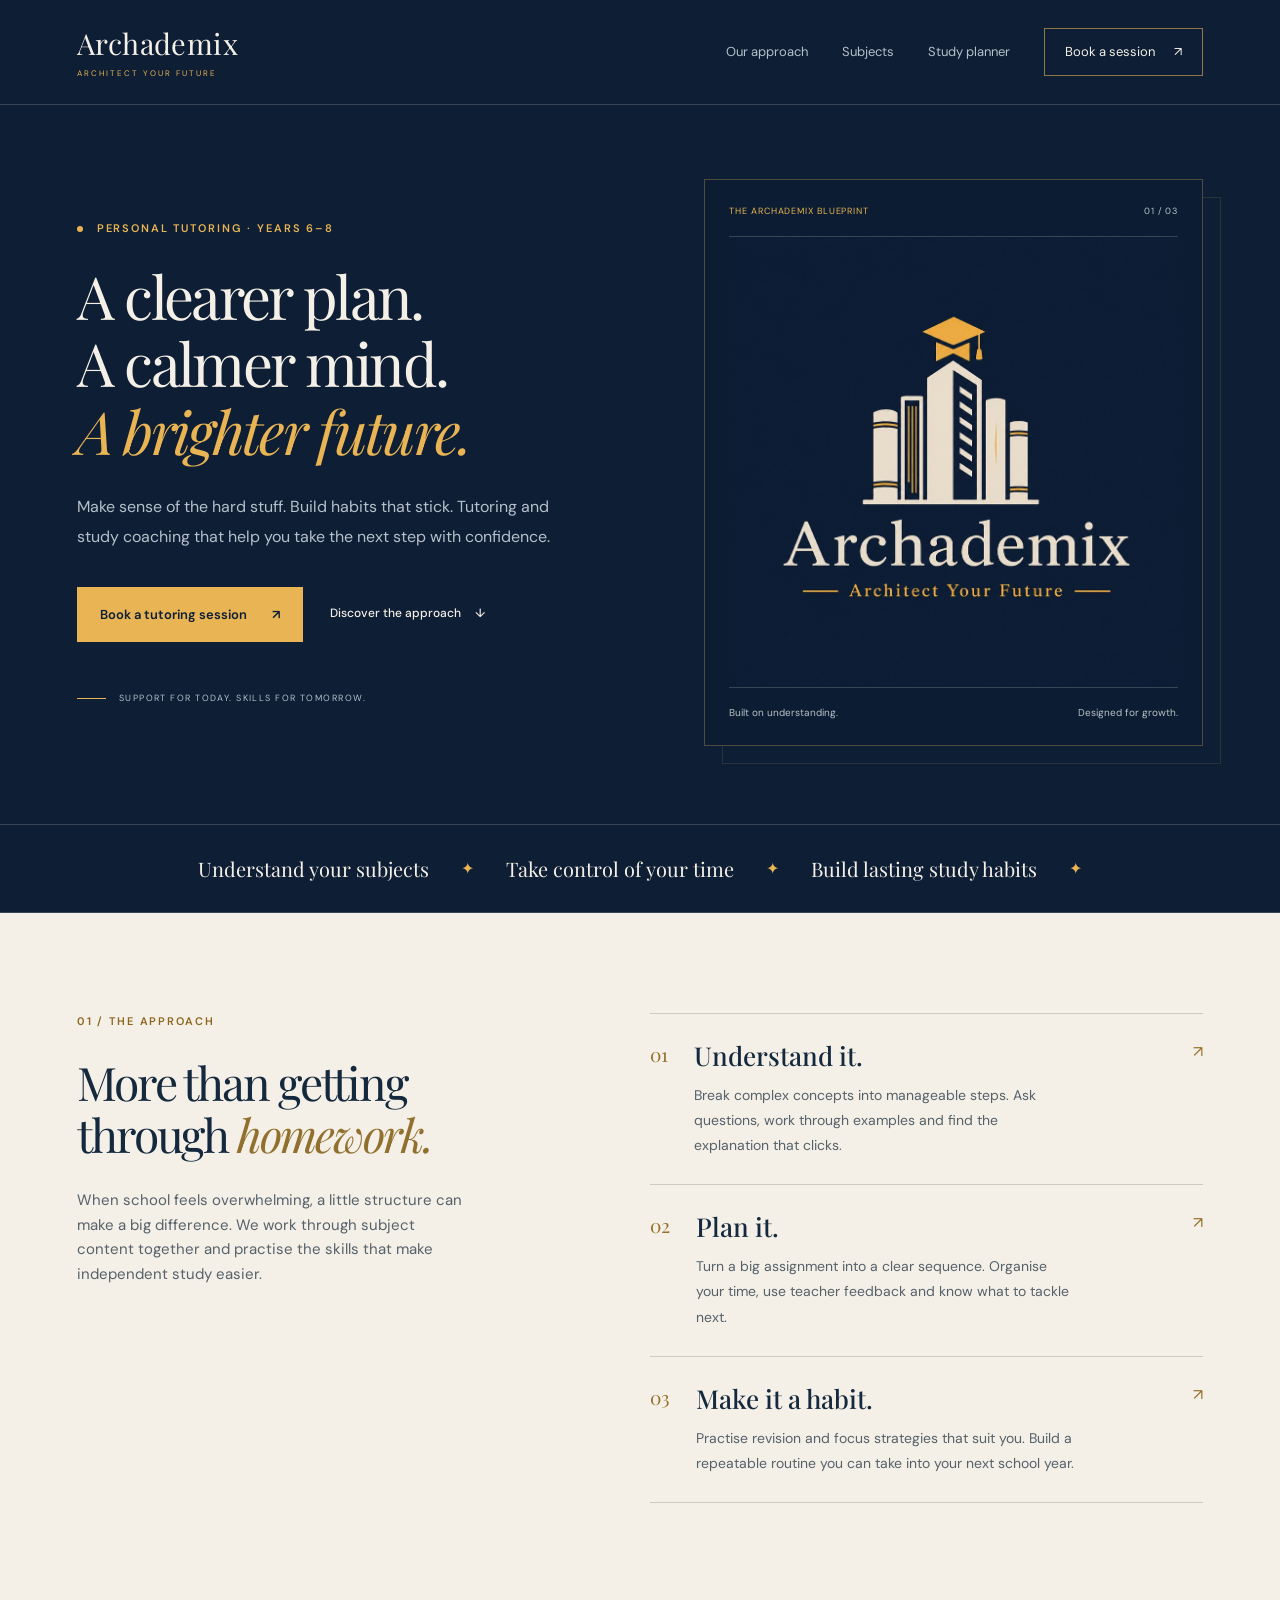
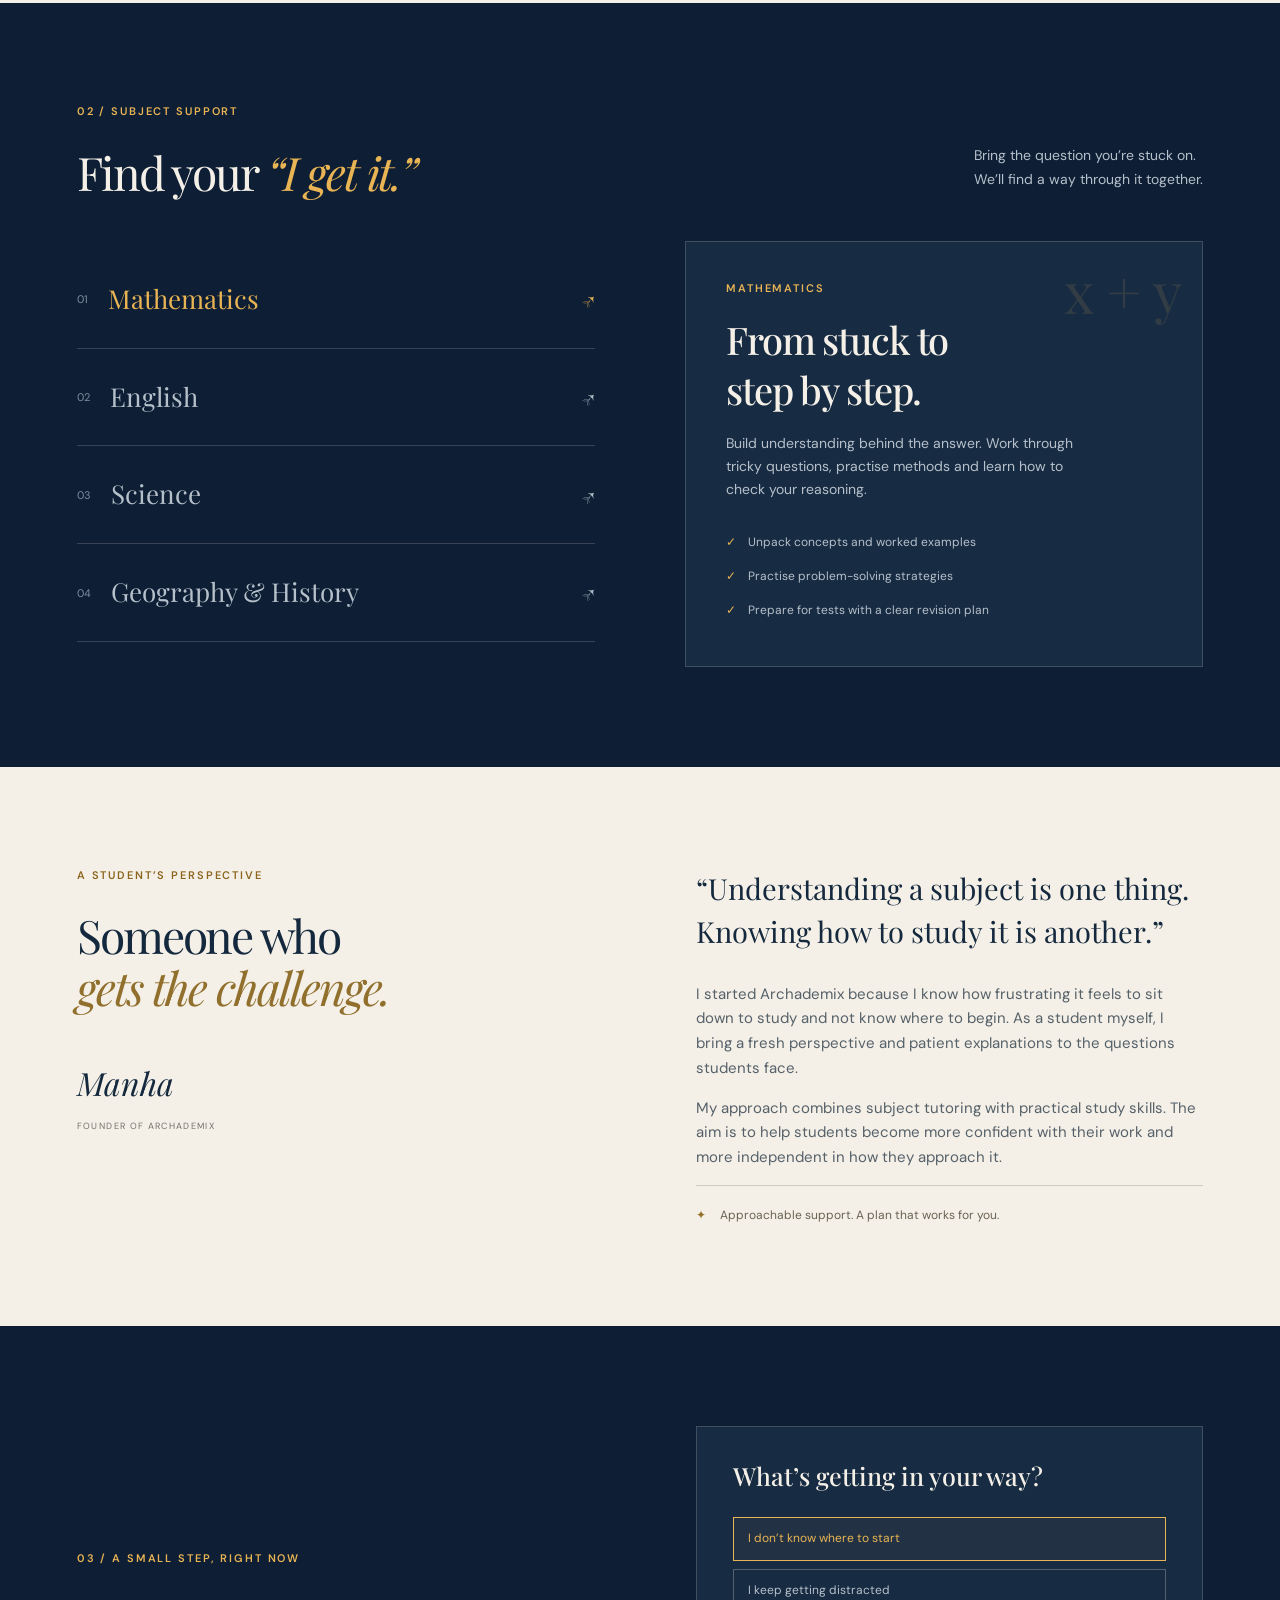
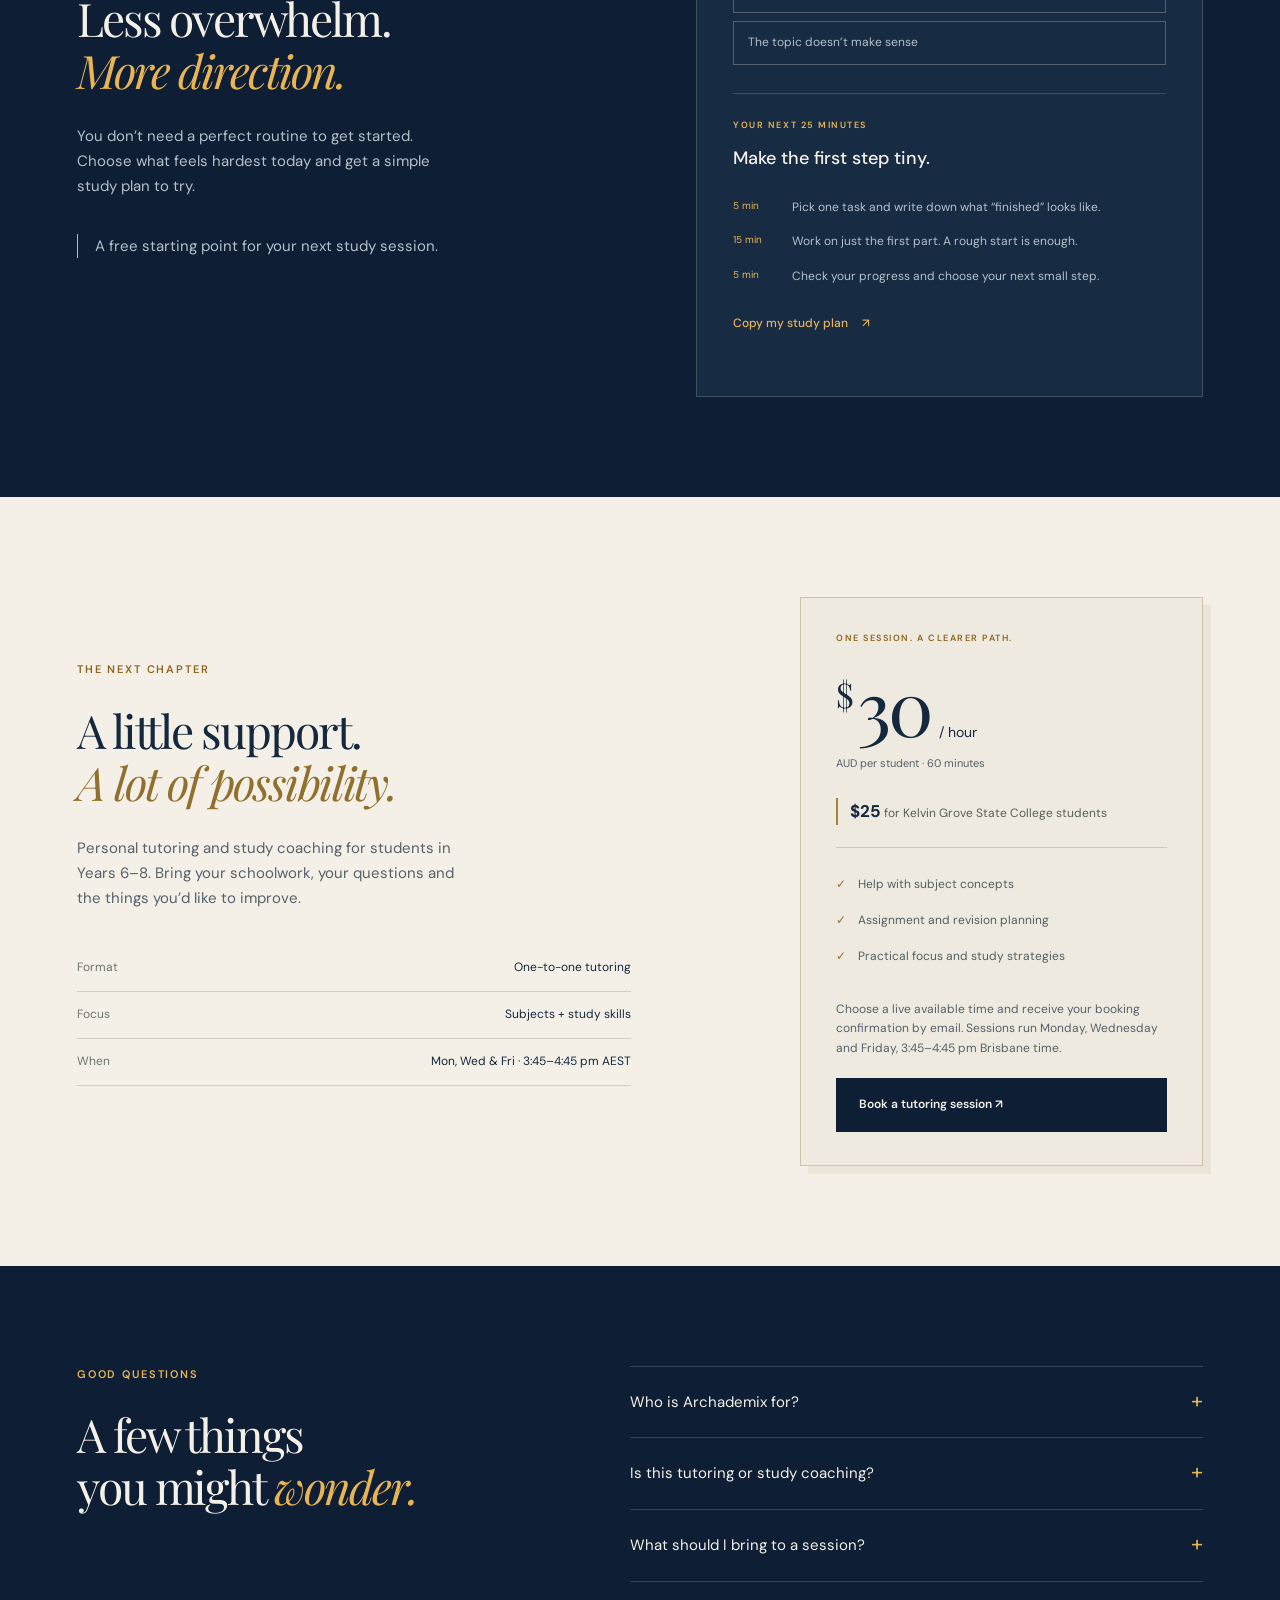
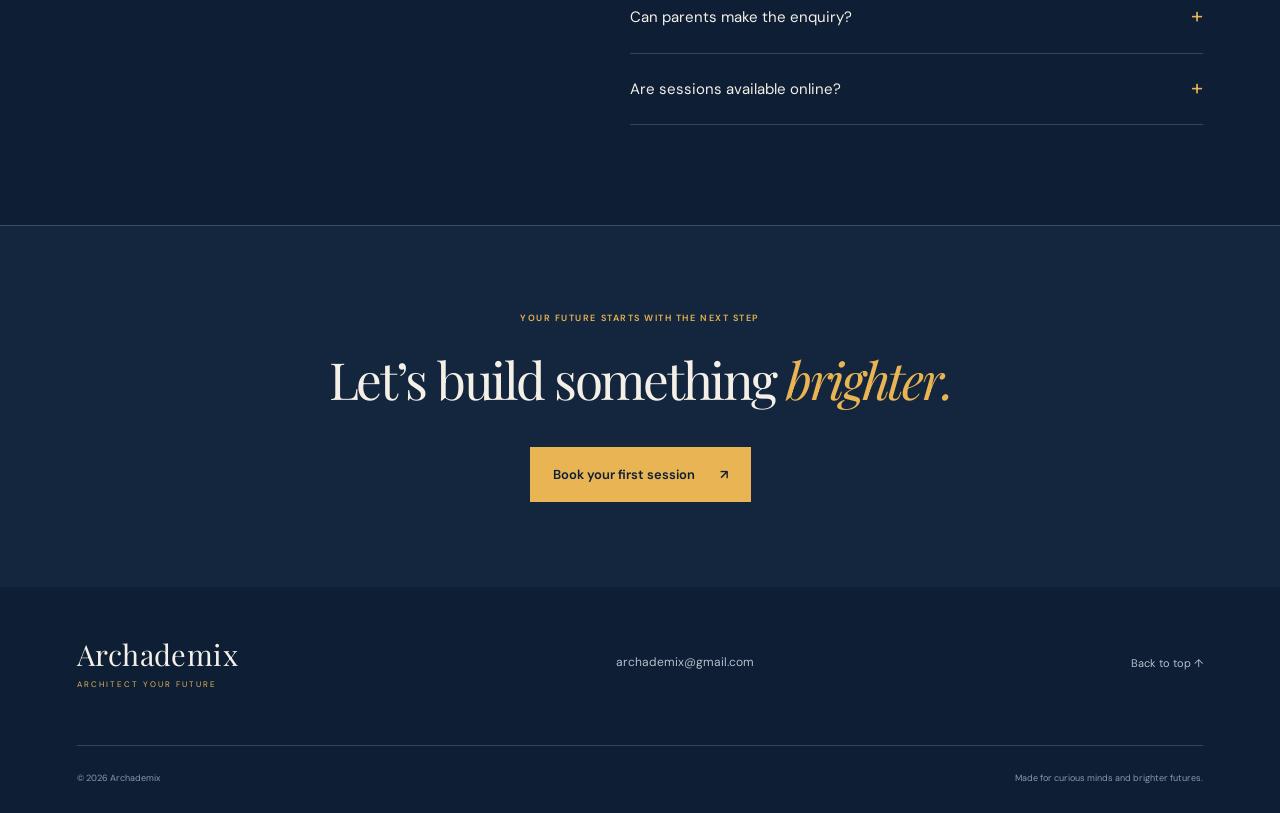
<file: index.html>
<!doctype html>
<html lang="en-AU">
<head>
  <meta charset="utf-8">
  <meta name="viewport" content="width=device-width, initial-scale=1">
  <meta name="theme-color" content="#0d1e35">
  <meta name="description" content="Archademix combines personal tutoring with study coaching for Years 6–8. Understand your subjects, organise assignments and build confidence.">
  <meta property="og:title" content="Archademix | Architect your future">
  <meta property="og:description" content="A clearer plan. A calmer mind. Tutoring and study coaching for Years 6–8.">
  <meta property="og:type" content="website">
  <link rel="canonical" href="https://archademix.com/">
  <meta property="og:url" content="https://archademix.com/">
  <meta property="og:image" content="https://archademix.com/assets/archademix-logo.jpg">
  <title>Archademix | Architect your future</title>
  <link rel="icon" href="assets/archademix-logo.jpg" type="image/jpeg">
  <link rel="stylesheet" href="styles.css">
  <script src="script.js" defer></script>
</head>
<body>
  <a class="skip-link" href="#main">Skip to content</a>
  <header class="site-header">
    <a class="wordmark" href="#home" aria-label="Archademix home">Archademix<span>ARCHITECT YOUR FUTURE</span></a>
    <button class="menu-toggle" aria-expanded="false" aria-controls="navigation">Menu <span aria-hidden="true">☰</span></button>
    <nav id="navigation" aria-label="Main navigation">
      <a href="#approach">Our approach</a><a href="#subjects">Subjects</a><a href="#study-plan">Study planner</a><a class="nav-cta" href="booking.html">Book a session <span aria-hidden="true">↗</span></a>
    </nav>
  </header>
  <main id="main">
    <section class="hero section-wrap" id="home">
      <div class="hero-copy">
        <p class="eyebrow"><span class="gold-dot"></span> PERSONAL TUTORING · YEARS 6–8</p>
        <h1>A clearer plan.<br>A calmer mind.<br><em>A brighter future.</em></h1>
        <p class="hero-description">Make sense of the hard stuff. Build habits that stick. Tutoring and study coaching that help you take the next step with confidence.</p>
        <div class="hero-actions"><a class="button button-gold" href="booking.html">Book a tutoring session <span aria-hidden="true">↗</span></a><a class="text-link" href="#approach">Discover the approach <span aria-hidden="true">↓</span></a></div>
        <div class="hero-caption"><span class="caption-line"></span> SUPPORT FOR TODAY. SKILLS FOR TOMORROW.</div>
      </div>
      <div class="hero-art">
        <div class="art-top"><span>THE ARCHademix BLUEPRINT</span><span aria-hidden="true">01 / 03</span></div>
        <img src="assets/archademix-logo.jpg" width="920" height="920" alt="Archademix logo: a gold graduation cap above an ivory tower of books, with the words Architect Your Future" fetchpriority="high">
        <div class="art-bottom"><span>Built on understanding.</span><span>Designed for growth.</span></div>
      </div>
    </section>
    <div class="promise-strip"><span>Understand your subjects</span><span aria-hidden="true">✦</span><span>Take control of your time</span><span aria-hidden="true">✦</span><span>Build lasting study habits</span><span aria-hidden="true">✦</span></div>
    <section class="approach section-wrap light-section" id="approach">
      <div class="section-intro"><p class="eyebrow">01 / THE APPROACH</p><h2>More than getting<br>through <em>homework.</em></h2><p>When school feels overwhelming, a little structure can make a big difference. We work through subject content together and practise the skills that make independent study easier.</p></div>
      <div class="approach-steps">
        <article><span class="step-index">01</span><div><h3>Understand it.</h3><p>Break complex concepts into manageable steps. Ask questions, work through examples and find the explanation that clicks.</p></div><span class="step-symbol" aria-hidden="true">↗</span></article>
        <article><span class="step-index">02</span><div><h3>Plan it.</h3><p>Turn a big assignment into a clear sequence. Organise your time, use teacher feedback and know what to tackle next.</p></div><span class="step-symbol" aria-hidden="true">↗</span></article>
        <article><span class="step-index">03</span><div><h3>Make it a habit.</h3><p>Practise revision and focus strategies that suit you. Build a repeatable routine you can take into your next school year.</p></div><span class="step-symbol" aria-hidden="true">↗</span></article>
      </div>
    </section>
    <section class="subjects section-wrap" id="subjects">
      <div class="section-heading"><div><p class="eyebrow">02 / SUBJECT SUPPORT</p><h2>Find your <em>“I get it.”</em></h2></div><p>Bring the question you’re stuck on.<br>We’ll find a way through it together.</p></div>
      <div class="subject-layout">
        <div class="subject-tabs" role="tablist" aria-label="Tutoring subjects">
          <button id="tab-maths" role="tab" aria-selected="true" aria-controls="subject-panel" data-subject="maths" tabindex="0"><span>01</span> Mathematics <span aria-hidden="true">↗</span></button>
          <button id="tab-english" role="tab" aria-selected="false" aria-controls="subject-panel" data-subject="english" tabindex="-1"><span>02</span> English <span aria-hidden="true">↗</span></button>
          <button id="tab-science" role="tab" aria-selected="false" aria-controls="subject-panel" data-subject="science" tabindex="-1"><span>03</span> Science <span aria-hidden="true">↗</span></button>
          <button id="tab-humanities" role="tab" aria-selected="false" aria-controls="subject-panel" data-subject="humanities" tabindex="-1"><span>04</span> Geography &amp; History <span aria-hidden="true">↗</span></button>
        </div>
        <div class="subject-panel" id="subject-panel" role="tabpanel" aria-labelledby="tab-maths" tabindex="0">
          <span class="subject-motif" aria-hidden="true">x + y</span><p class="eyebrow" id="subject-label">MATHEMATICS</p><h3 id="subject-title">From stuck to<br>step by step.</h3><p id="subject-description">Build understanding behind the answer. Work through tricky questions, practise methods and learn how to check your reasoning.</p><ul id="subject-list"><li>Unpack concepts and worked examples</li><li>Practise problem-solving strategies</li><li>Prepare for tests with a clear revision plan</li></ul>
        </div>
      </div>
    </section>
    <section class="founder section-wrap light-section" id="about">
      <div class="founder-heading"><p class="eyebrow">A STUDENT’S PERSPECTIVE</p><h2>Someone who<br><em>gets the challenge.</em></h2><div class="founder-signature">Manha<span>FOUNDER OF ARCHADEMIX</span></div></div>
      <div class="founder-story"><p class="large-copy">“Understanding a subject is one thing. Knowing how to study it is another.”</p><p>I started Archademix because I know how frustrating it feels to sit down to study and not know where to begin. As a student myself, I bring a fresh perspective and patient explanations to the questions students face.</p><p>My approach combines subject tutoring with practical study skills. The aim is to help students become more confident with their work and more independent in how they approach it.</p><div class="founder-note"><span aria-hidden="true">✦</span> Approachable support. A plan that works for you.</div></div>
    </section>
    <section class="planner section-wrap" id="study-plan">
      <div class="planner-copy"><p class="eyebrow">03 / A SMALL STEP, RIGHT NOW</p><h2>Less overwhelm.<br><em>More direction.</em></h2><p>You don’t need a perfect routine to get started. Choose what feels hardest today and get a simple study plan to try.</p><p class="planner-footnote">A free starting point for your next study session.</p></div>
      <div class="planner-tool"><h3>What’s getting in your way?</h3><div class="focus-options" role="group" aria-label="Choose your study challenge"><button class="selected" data-focus="start" aria-pressed="true">I don’t know where to start</button><button data-focus="focus" aria-pressed="false">I keep getting distracted</button><button data-focus="understand" aria-pressed="false">The topic doesn’t make sense</button></div><div class="plan-result" aria-live="polite"><p class="eyebrow">YOUR NEXT 25 MINUTES</p><h4 id="plan-title">Make the first step tiny.</h4><ol id="plan-steps"><li><span>5 min</span> Pick one task and write down what “finished” looks like.</li><li><span>15 min</span> Work on just the first part. A rough start is enough.</li><li><span>5 min</span> Check your progress and choose your next small step.</li></ol></div><button class="text-link copy-plan" id="copy-plan">Copy my study plan <span aria-hidden="true">↗</span></button><p class="copy-status" id="copy-status" role="status"></p></div>
    </section>
    <section class="sessions section-wrap light-section" id="sessions">
      <div class="sessions-copy"><p class="eyebrow">THE NEXT CHAPTER</p><h2>A little support.<br><em>A lot of possibility.</em></h2><p>Personal tutoring and study coaching for students in Years 6–8. Bring your schoolwork, your questions and the things you’d like to improve.</p><dl class="session-details"><div><dt>Format</dt><dd>One-to-one tutoring</dd></div><div><dt>Focus</dt><dd>Subjects + study skills</dd></div><div><dt>When</dt><dd>Mon, Wed &amp; Fri · 3:45–4:45 pm AEST</dd></div></dl></div>
      <div class="pricing"><p class="eyebrow">ONE SESSION. A CLEARER PATH.</p><p class="price"><span>$</span>30<span>/ hour</span></p><p class="price-currency">AUD per student · 60 minutes</p><p class="school-price"><strong>$25</strong> for Kelvin Grove State College students</p><hr><ul><li>Help with subject concepts</li><li>Assignment and revision planning</li><li>Practical focus and study strategies</li></ul><div id="contact-area"><p class="launch-note">Your next step, booked.</p><p class="launch-description">Choose a live available time and receive your booking confirmation by email.</p><a class="button button-navy" href="booking.html">Book a tutoring session <span aria-hidden="true">↗</span></a></div></div>
    </section>
    <section class="faq section-wrap" id="faq"><div><p class="eyebrow">GOOD QUESTIONS</p><h2>A few things<br>you might <em>wonder.</em></h2></div><div class="faq-list"><details><summary>Who is Archademix for?<span aria-hidden="true">+</span></summary><p>Students in Years 6–8 who would like support with their subjects, assignments, organisation or study routines. We start with what the student needs help with.</p></details><details><summary>Is this tutoring or study coaching?<span aria-hidden="true">+</span></summary><p>Both. Sessions combine explanations and practice in school subjects with ways to plan assignments, organise revision and build useful study habits.</p></details><details><summary>What should I bring to a session?<span aria-hidden="true">+</span></summary><p>Bring the schoolwork you’d like to focus on, relevant class notes, assignment instructions and any teacher feedback. A specific question or goal is a great starting point.</p></details><details><summary>Can parents make the enquiry?<span aria-hidden="true">+</span></summary><p>Yes. Parents and carers are welcome to discuss the student’s goals and session arrangements. Choose an available time on the <a href="booking.html">booking page</a>. Google Calendar sends a confirmation email when the booking is completed. Sessions are Monday, Wednesday and Friday, 3:45–4:45 pm Brisbane time.</p></details><details><summary>Are sessions available online?<span aria-hidden="true">+</span></summary><p>The initial focus is face-to-face tutoring after school. Online sessions may be explored in the future. Please confirm the available format before arranging a session.</p></details></div></section>
    <section class="closing section-wrap"><p class="eyebrow">YOUR FUTURE STARTS WITH THE NEXT STEP</p><h2>Let’s build something <em>brighter.</em></h2><a class="button button-gold" href="booking.html">Book your first session <span aria-hidden="true">↗</span></a></section>
  </main>
  <footer class="section-wrap"><a class="wordmark" href="#home">Archademix<span>ARCHITECT YOUR FUTURE</span></a><p><a href="mailto:archademix@gmail.com">archademix@gmail.com</a></p><a href="#home">Back to top ↑</a><div class="footer-bottom"><span>© <span id="year">2026</span> Archademix</span><span>Made for curious minds and brighter futures.</span></div></footer>
</body>
</html>
</file>
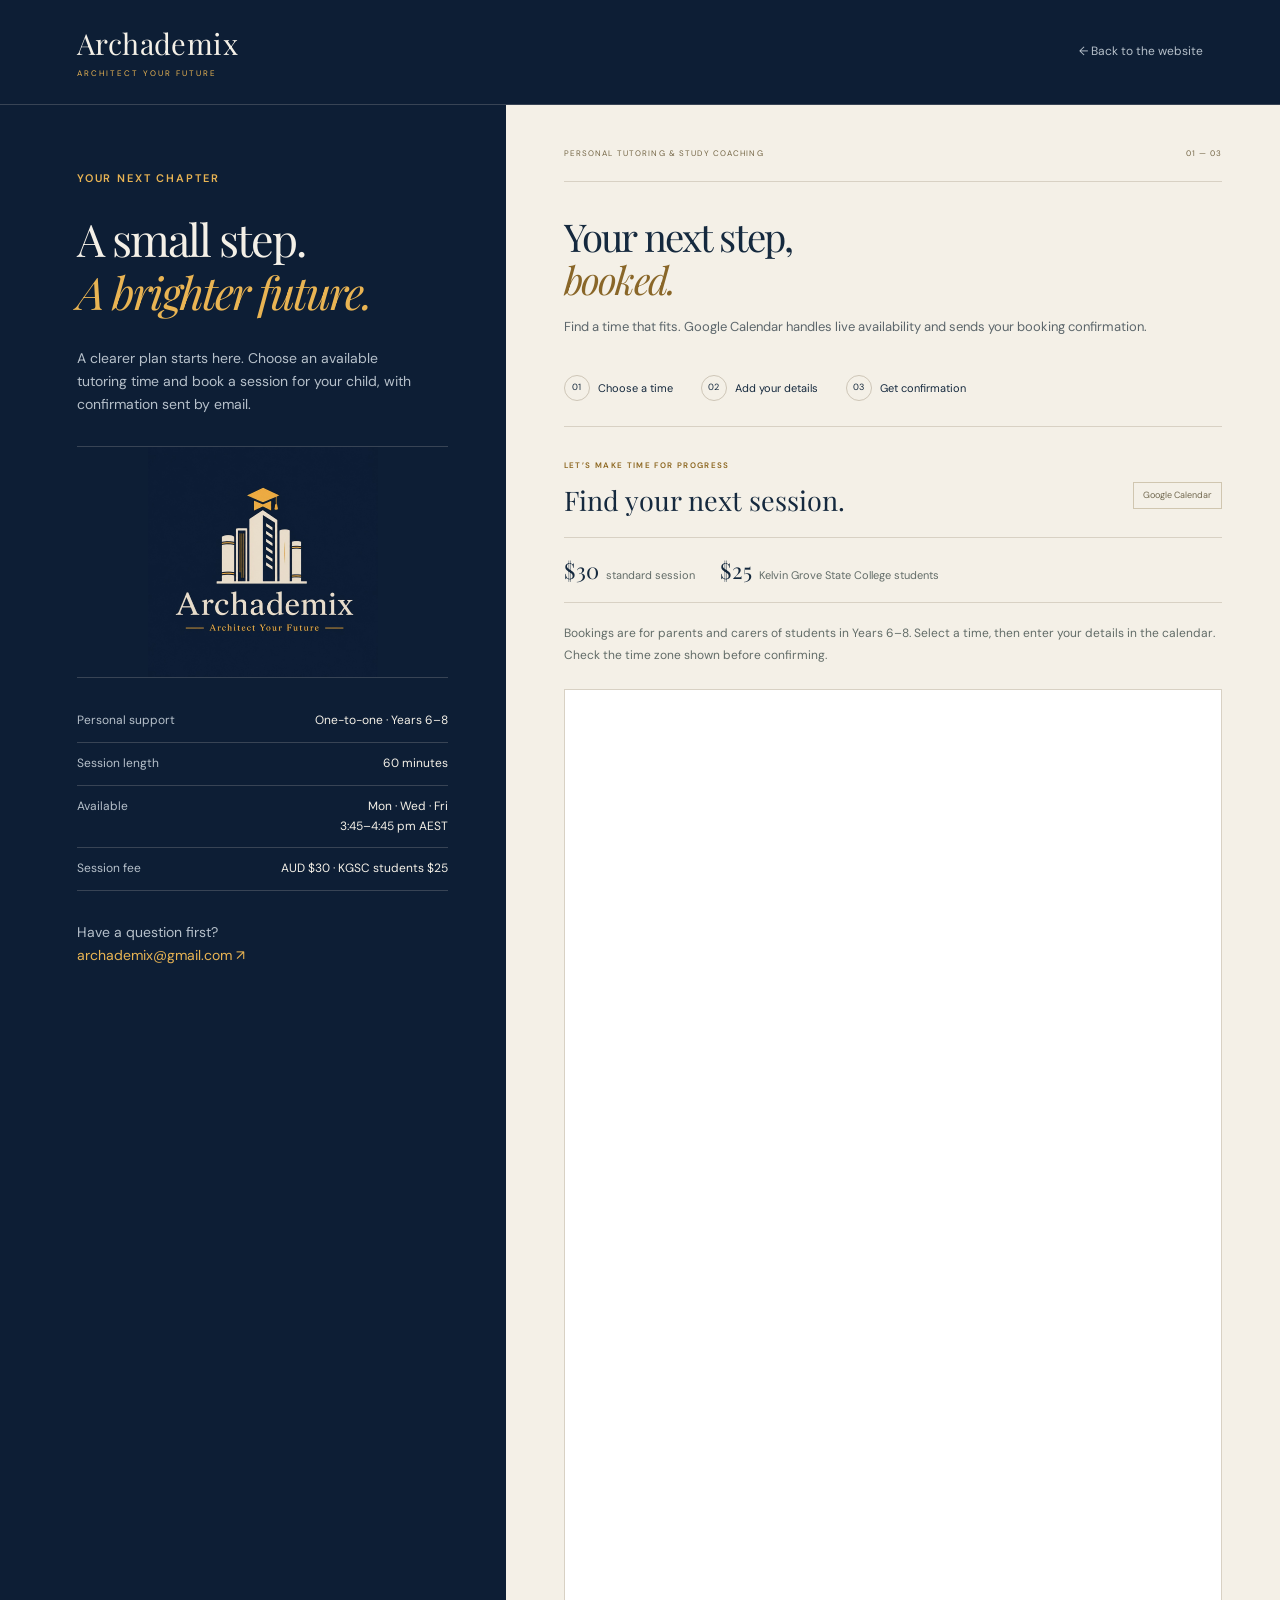
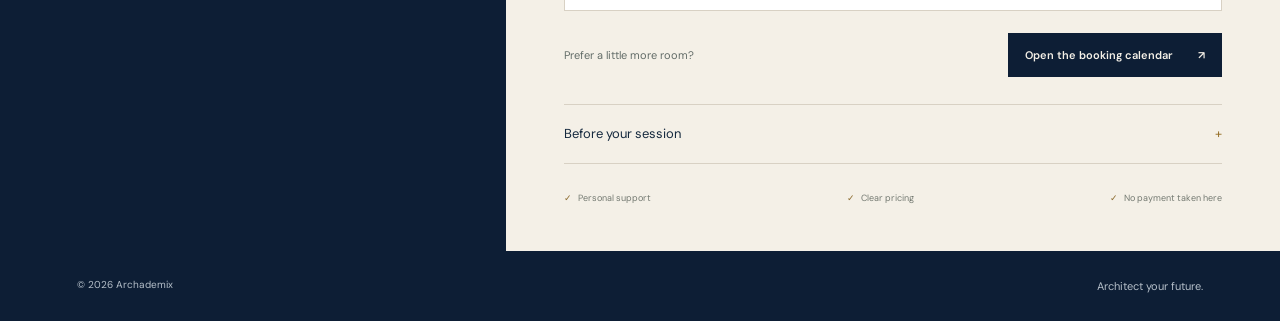
<file: booking.html>
<!doctype html>
<html lang="en-AU">
<head>
  <meta charset="utf-8"><meta name="viewport" content="width=device-width,initial-scale=1">
  <meta name="theme-color" content="#0d1e35">
  <title>Book a tutoring session | Archademix</title>
  <meta name="description" content="Plan your next step with Archademix. Book personal tutoring and study coaching for Years 6–8. AUD $30 per hour, or $25 for Kelvin Grove State College students.">
  <link rel="canonical" href="https://archademix.com/booking.html">
  <link rel="icon" href="assets/archademix-logo.jpg"><link rel="stylesheet" href="styles.css"><link rel="stylesheet" href="booking.css">
  <script src="booking-config.js" defer></script><script src="booking.js" defer></script>
</head>
<body class="booking-page">
  <a class="skip-link" href="#booking">Skip to booking form</a>
  <header class="site-header"><a class="wordmark" href="./">Archademix<span>ARCHITECT YOUR FUTURE</span></a><a class="back-home" href="./">← Back to the website</a></header>
  <main class="booking-layout">
    <aside class="booking-intro"><p class="eyebrow">YOUR NEXT CHAPTER</p><h1>A small step.<br><em>A brighter future.</em></h1><p>A clearer plan starts here. Choose an available tutoring time and book a session for your child, with confirmation sent by email.</p><div class="booking-mark"><img src="assets/archademix-logo.jpg" alt="Archademix — Architect Your Future" width="920" height="920"></div><dl class="booking-facts"><div><dt>Personal support</dt><dd>One-to-one · Years 6–8</dd></div><div><dt>Session length</dt><dd>60 minutes</dd></div><div><dt>Available</dt><dd>Mon · Wed · Fri<br>3:45–4:45 pm AEST</dd></div><div><dt>Session fee</dt><dd>AUD $30 · KGSC students $25</dd></div></dl><p class="booking-help">Have a question first?<br><a href="mailto:archademix@gmail.com">archademix@gmail.com ↗</a></p></aside>
    <section class="booking-workspace" id="booking" aria-labelledby="booking-title">
      <div class="booking-topline"><span>PERSONAL TUTORING & STUDY COACHING</span><span>01 — 03</span></div>
      <h2 id="booking-title">Your next step,<br><em>booked.</em></h2><p class="booking-lead">Find a time that fits. Google Calendar handles live availability and sends your booking confirmation.</p>
      <ol class="booking-progress" aria-label="How booking works"><li><span>01</span>Choose a time</li><li><span>02</span>Add your details</li><li><span>03</span>Get confirmation</li></ol>
      <div class="live-booking-heading"><div><p class="eyebrow">LET’S MAKE TIME FOR PROGRESS</p><h3>Find your next session.</h3></div><span class="calendar-badge">Google Calendar</span></div>
      <div class="booking-rate-strip"><span><strong>$30</strong> standard session</span><span><strong>$25</strong> Kelvin Grove State College students</span></div><p class="calendar-note">Bookings are for parents and carers of students in Years 6–8. Select a time, then enter your details in the calendar. Check the time zone shown before confirming.</p>
      <div id="calendar-pending" class="calendar-pending"><span aria-hidden="true">◷</span><h3>Choose your next session.</h3><p>If the calendar doesn’t appear below, open the booking page directly.</p><a href="https://calendar.google.com/calendar/appointments/schedules/AcZssZ2JlZ8S9JBXcVBMTZYfPpH4yWykOVow9hBgEK6tjPJhAbyc6vZ6r3U8zut4CwKaJrxXdSauNB2L" target="_blank" rel="noopener">Open Google booking calendar ↗</a></div>
      <div class="calendar-embed" id="calendar-container" hidden><iframe id="appointment-calendar" title="Book an Archademix tutoring session with Google Calendar" loading="lazy" referrerpolicy="strict-origin-when-cross-origin"></iframe></div>
      <div class="calendar-alternative" id="calendar-alternative" hidden><p>Prefer a little more room?</p><a id="google-booking-link" class="button button-navy" target="_blank" rel="noopener">Open the booking calendar <span aria-hidden="true">↗</span></a></div>
      <details class="booking-before"><summary>Before your session <span aria-hidden="true">+</span></summary><p>Bring the schoolwork you’d like to focus on, relevant class notes and any teacher feedback. The fee is AUD $30 for a 60-minute session, or AUD $25 for Kelvin Grove State College students. Venue and payment details will be provided separately.</p><p>Need to change your plans? Use the options in your Google booking confirmation, or email <a href="mailto:archademix@gmail.com">archademix@gmail.com</a>.</p></details>
      <noscript><p>To book a session, open the <a href="https://calendar.google.com/calendar/appointments/schedules/AcZssZ2JlZ8S9JBXcVBMTZYfPpH4yWykOVow9hBgEK6tjPJhAbyc6vZ6r3U8zut4CwKaJrxXdSauNB2L">Google booking calendar</a>.</p></noscript>
      <div class="booking-reassurance"><span>Personal support</span><span>Clear pricing</span><span>No payment taken here</span></div>
    </section>
  </main>
  <footer class="booking-footer"><span>© <span id="booking-year">2026</span> Archademix</span><a href="./">Architect your future.</a></footer>
</body></html>
</file>
<file: styles.css>
@import url('https://fonts.googleapis.com/css2?family=DM+Sans:wght@400;500;600;700&family=Manrope:wght@400;500;600;700&family=Playfair+Display:ital,wght@0,400;0,500;0,600;1,400;1,500&display=swap');
:root{--navy:#0d1e35;--navy-light:#172b43;--ivory:#f4f0e7;--gold:#e9b453;--muted:#b6c0ca;--ink:#15293e;--line:rgba(238,233,223,.19);--serif:'Playfair Display',Georgia,serif;--sans:'DM Sans',Arial,sans-serif}
*{box-sizing:border-box}html{scroll-behavior:smooth;scroll-padding-top:100px}body{margin:0;background:var(--navy);color:var(--ivory);font-family:var(--sans);font-size:16px;line-height:1.65}button,a{-webkit-tap-highlight-color:transparent}button{font:inherit}a{color:inherit;text-decoration:none}button{cursor:pointer}button:focus-visible,a:focus-visible,summary:focus-visible,[tabindex]:focus-visible{outline:3px solid var(--gold);outline-offset:6px}h1,h2,h3,h4,p{margin-top:0}h1,h2{font-family:var(--serif);font-weight:400;letter-spacing:-.045em;line-height:1.13}h1{font-size:clamp(48px,4.65vw,76px);margin-bottom:28px}h2{font-size:clamp(39px,3.6vw,56px);margin-bottom:28px}h3{font-size:23px;line-height:1.3;font-weight:500}em{font-weight:400;color:var(--gold)}p{color:var(--muted)}.section-wrap{padding:100px max(6vw,calc((100vw - 1280px)/2));}.eyebrow{font-size:11px;font-weight:600;letter-spacing:.17em;line-height:1.6;color:var(--gold);margin-bottom:25px}.site-header{display:flex;justify-content:space-between;align-items:center;padding:26px 6vw;border-bottom:1px solid var(--line);background:var(--navy);gap:30px}.wordmark{font-family:var(--serif);font-size:29px;line-height:1.2;letter-spacing:.015em;white-space:nowrap}.wordmark span{display:block;font-family:var(--sans);font-size:8px;letter-spacing:.25em;color:var(--gold);margin-top:8px}.site-header nav{display:flex;align-items:center;gap:34px;font-size:13px}.site-header nav a:not(.nav-cta){color:var(--muted)}.site-header nav a:hover{color:var(--gold)}.nav-cta{border:1px solid rgba(233,180,83,.6);padding:12px 20px}.nav-cta span{margin-left:16px}.menu-toggle{display:none}.skip-link{position:absolute;top:-100px;left:20px;z-index:20;background:var(--gold);color:var(--navy);padding:12px}.skip-link:focus{top:10px}.hero{display:grid;grid-template-columns:1.1fr 1fr;gap:7%;align-items:center;padding-top:74px;padding-bottom:78px}.gold-dot{display:inline-block;width:6px;height:6px;background:var(--gold);border-radius:50%;margin-right:9px;vertical-align:middle}.hero-description{max-width:490px;font-size:16px;line-height:1.9}.hero-actions{display:flex;flex-wrap:wrap;gap:27px;align-items:center;margin-top:34px}.button{display:inline-flex;align-items:center;justify-content:space-between;gap:25px;padding:16px 22px;font-size:13px;font-weight:600;border:1px solid transparent;transition:background .2s,transform .2s}.button:hover{transform:translateY(-2px)}.button-gold{background:var(--gold);color:var(--navy)}.button-gold:hover{background:#f2c475}.text-link{display:inline-flex;gap:14px;align-items:center;font-size:12px;font-weight:500;border:0;background:none;color:var(--ivory);padding:0;transition:color .2s}.text-link:hover{color:var(--gold)}.hero-caption{display:flex;gap:13px;align-items:center;font-size:9px;letter-spacing:.16em;color:var(--muted);margin-top:49px}.caption-line{width:29px;height:1px;background:var(--gold)}.hero-art{position:relative;border:1px solid rgba(233,180,83,.3);padding:24px;background:#0c1d33;box-shadow:18px 18px 0 -1px var(--navy),18px 18px 0 0 rgba(233,180,83,.13)}.hero-art img{display:block;width:100%;height:auto}.art-top,.art-bottom{display:flex;justify-content:space-between;gap:15px;font-size:9px;letter-spacing:.1em;color:#bbc1c7}.art-top{text-transform:uppercase;border-bottom:1px solid var(--line);padding-bottom:17px}.art-top span:first-child{color:var(--gold)}.art-bottom{border-top:1px solid var(--line);padding-top:17px;font-size:10px;letter-spacing:0}.promise-strip{border-top:1px solid var(--line);border-bottom:1px solid var(--line);display:flex;gap:32px;align-items:center;justify-content:center;padding:27px 5vw;font-family:var(--serif);font-size:20px}.promise-strip span:nth-child(even){color:var(--gold);font-size:16px}.light-section{background:var(--ivory);color:var(--ink)}.light-section p{color:#56616a}.light-section .eyebrow{color:#8c661f}.light-section em{color:#91702e}.approach{display:grid;grid-template-columns:1fr 1.2fr;gap:10%}.section-intro>p:last-child{max-width:390px;font-size:15px}.approach-steps article{display:flex;gap:26px;border-top:1px solid #cfcac0;padding:25px 0 26px}.approach-steps article:last-child{border-bottom:1px solid #cfcac0}.step-index{font-family:var(--serif);font-size:19px;color:#967029}.step-symbol{margin-left:auto;color:#967029}.approach-steps h3{font-family:var(--serif);font-size:26px;margin:0 0 10px}.approach-steps p{font-size:14px;line-height:1.8;margin:0;max-width:380px}.section-heading{display:flex;justify-content:space-between;align-items:flex-end;gap:45px;margin-bottom:43px}.section-heading h2{margin-bottom:0}.section-heading>p{font-size:14px;margin:0 0 7px}.subject-layout{display:grid;grid-template-columns:1fr 1fr;gap:8%}.subject-tabs{padding-top:10px;display:flex;flex-direction:column}.subject-tabs button{display:flex;align-items:center;gap:20px;background:transparent;color:var(--muted);border:0;border-bottom:1px solid var(--line);padding:27px 0;text-align:left;font-family:var(--serif);font-size:26px;transition:color .2s}.subject-tabs button>span:first-child{font-family:var(--sans);font-size:11px;color:#7e8f9f}.subject-tabs button>span:last-child{margin-left:auto;font-size:21px}.subject-tabs button[aria-selected=true]{color:var(--gold)}.subject-tabs button:hover{color:var(--ivory)}.subject-panel{position:relative;overflow:hidden;background:var(--navy-light);border:1px solid var(--line);padding:38px 40px;min-height:365px}.subject-panel h3{font-family:var(--serif);font-size:38px;letter-spacing:-.03em;margin-bottom:18px}.subject-panel p:not(.eyebrow){font-size:14px;max-width:370px}.subject-panel .eyebrow{margin-bottom:18px}.subject-panel ul,.pricing ul{list-style:none;padding:0;margin:25px 0 0}.subject-panel li{font-size:12px;color:var(--muted);padding:7px 0}.subject-panel li:before,.pricing li:before{content:'✓';color:var(--gold);margin-right:12px}.subject-motif{position:absolute;right:20px;top:5px;font-family:var(--serif);font-size:58px;line-height:1.5;opacity:.12;color:var(--gold);pointer-events:none}.founder{display:grid;grid-template-columns:1fr 1fr;gap:10%}.founder-signature{font-family:var(--serif);font-size:32px;font-style:italic;margin-top:44px}.founder-signature span{display:block;font-family:var(--sans);font-style:normal;font-size:9px;letter-spacing:.15em;margin-top:9px;color:#70716b}.founder-story p{font-size:15px}.founder-story .large-copy{font-family:var(--serif);font-size:29px;line-height:1.5;color:var(--ink);margin-bottom:28px}.founder-note{border-top:1px solid #cfcac0;padding-top:20px;font-size:12px;color:#686354}.founder-note span{color:#967029;margin-right:11px}.planner{display:grid;grid-template-columns:1fr 1fr;gap:10%;align-items:center}.planner-copy>p:not(.eyebrow){max-width:390px;font-size:15px}.planner-copy .planner-footnote{border-left:1px solid var(--gold);padding-left:17px;margin-top:35px;font-size:12px;color:var(--muted)}.planner-tool{border:1px solid var(--line);padding:33px 36px;background:var(--navy-light)}.planner-tool h3{font-family:var(--serif);font-size:25px}.focus-options{display:flex;flex-direction:column;gap:8px}.focus-options button{border:1px solid #536070;background:none;color:var(--muted);text-align:left;padding:11px 14px;font-size:12px}.focus-options button.selected{color:var(--gold);border-color:var(--gold);background:rgba(233,180,83,.05)}.focus-options button:hover{border-color:var(--ivory)}.plan-result{margin-top:28px;border-top:1px solid var(--line);padding-top:24px}.plan-result .eyebrow{font-size:9px;margin-bottom:12px}.plan-result h4{font-size:18px;font-weight:500}.plan-result ol{list-style:none;margin:0 0 22px;padding:0}.plan-result li{font-size:12px;color:var(--muted);display:grid;grid-template-columns:44px 1fr;gap:15px;margin:15px 0}.plan-result li span{color:var(--gold);font-size:10px}.copy-plan{color:var(--gold)}.copy-status{font-size:11px;min-height:18px;margin:10px 0 0;color:var(--gold)}.sessions{display:grid;grid-template-columns:1.1fr .8fr;gap:15%;align-items:center}.sessions-copy>p:not(.eyebrow){max-width:400px;font-size:15px}.session-details{margin-top:35px}.session-details div{display:flex;justify-content:space-between;border-bottom:1px solid #d0ccc1;padding:13px 0;font-size:12px;gap:20px}.session-details dt{color:#6e746f}.session-details dd{margin:0;text-align:right}.pricing{border:1px solid #d0c2a3;padding:33px 35px;background:#eeeadf;box-shadow:8px 8px 0 rgba(159,130,76,.1)}.pricing .eyebrow{font-size:9px;margin-bottom:22px}.pricing .price{font-family:var(--serif);font-size:76px;color:var(--ink);line-height:1;margin-bottom:10px;letter-spacing:-.04em}.price>span:first-child{font-size:34px;vertical-align:top;display:inline-block;margin-top:9px;margin-right:6px}.price>span:last-child{font-family:var(--sans);font-size:14px;letter-spacing:0;margin-left:8px}.pricing .price-currency{font-size:11px;margin-bottom:26px}.pricing hr{border:0;border-top:1px solid #cfc8b8}.pricing li{font-size:12px;padding:8px 0;color:#535f64}.pricing li:before{color:#967029}.pricing ul{margin:19px 0 25px}.pricing .launch-note{font-size:13px;font-weight:600;color:var(--ink);margin-bottom:8px}.pricing .launch-description{font-size:12px;margin-bottom:19px}.button-navy{background:var(--navy);color:var(--ivory);width:100%;font-size:12px}.button-navy:hover{background:var(--navy-light)}.faq{display:grid;grid-template-columns:1fr 1.3fr;gap:10%}.faq-list details{border-bottom:1px solid var(--line)}.faq-list details:first-child{border-top:1px solid var(--line)}.faq-list summary{cursor:pointer;list-style:none;display:flex;justify-content:space-between;gap:25px;padding:23px 0;font-size:15px}.faq-list summary::-webkit-details-marker{display:none}.faq-list summary span{color:var(--gold);font-size:22px;line-height:1}.faq-list details[open] summary span{transform:rotate(45deg)}.faq-list details p{font-size:13px;line-height:1.9;padding-right:30px;margin-bottom:25px}.closing{text-align:center;border-top:1px solid var(--line);background:#14263d;padding-top:85px;padding-bottom:85px}.closing h2{font-size:clamp(38px,4vw,62px)}.closing .eyebrow{font-size:9px}.closing .button{margin-top:10px}footer{display:flex;align-items:center;justify-content:space-between;gap:30px;flex-wrap:wrap;padding-top:50px!important;padding-bottom:28px!important}footer>p{font-size:12px;margin:0}footer>a:last-of-type{font-size:11px;color:var(--muted)}.footer-bottom{border-top:1px solid var(--line);display:flex;justify-content:space-between;gap:20px;width:100%;padding-top:25px;font-size:9px;color:#8a9aaa;margin-top:25px}
@media(min-width:1600px){.site-header{padding-left:max(6vw,calc((100vw - 1280px)/2));padding-right:max(6vw,calc((100vw - 1280px)/2))}}
@media(max-width:1000px){.site-header nav{gap:18px;font-size:12px}.section-wrap{padding:75px 6vw}.hero{gap:5%}h1{font-size:49px}.hero-actions{gap:18px}.hero-actions .button{font-size:12px}.hero-art{padding:17px}.art-top{font-size:7px}.art-bottom{font-size:8px}.hero-caption{font-size:8px}.promise-strip{font-size:17px;gap:21px}.subject-tabs button{font-size:22px}.subject-panel{padding:30px}.planner-tool{padding:28px}.sessions{gap:8%}.pricing{padding:28px}.approach,.founder,.planner,.faq{gap:7%}.step-symbol{display:none}}
@media(max-width:760px){html{scroll-padding-top:30px}.site-header{padding:22px 6vw;position:relative}.wordmark{font-size:25px}.menu-toggle{display:flex;align-items:center;gap:12px;border:1px solid var(--line);background:none;color:var(--ivory);padding:9px 12px;font-size:12px}.site-header nav{display:none;position:absolute;z-index:10;top:100%;left:0;width:100%;background:var(--navy-light);padding:26px 6vw;border-bottom:1px solid var(--line);align-items:stretch;flex-direction:column;gap:20px}.site-header nav.open{display:flex}.nav-cta{align-self:flex-start}.section-wrap{padding:64px 7vw}.hero{grid-template-columns:1fr;padding-top:52px;gap:42px}h1{font-size:clamp(43px,8.4vw,63px);margin-bottom:23px}h2{font-size:39px}.hero-description{font-size:15px;max-width:480px}.hero-actions{gap:23px;margin-top:26px}.hero-caption{margin-top:30px;letter-spacing:.12em}.hero-art{max-width:480px;width:100%;justify-self:center;padding:22px}.hero-art img{max-width:360px;margin:0 auto}.art-top{font-size:8px}.art-bottom{font-size:9px}.promise-strip{display:grid;grid-template-columns:1fr;padding:26px;text-align:center;gap:8px;font-size:17px}.promise-strip span:nth-child(even){display:none}.approach,.founder,.planner,.sessions,.faq{grid-template-columns:1fr;gap:35px}.section-intro>p:last-child{max-width:100%}.approach-steps p{max-width:100%}.section-heading{display:block;margin-bottom:32px}.section-heading>p{margin-top:20px}.subject-layout{grid-template-columns:1fr;gap:25px}.subject-tabs{display:grid;grid-template-columns:1fr 1fr;gap:0 20px}.subject-tabs button{font-family:var(--sans);font-size:13px;padding:17px 0;gap:9px}.subject-tabs button span:first-child{font-size:9px}.subject-tabs button span:last-child{font-size:14px}.subject-panel{padding:30px;min-height:360px}.subject-panel p:not(.eyebrow){max-width:100%}.founder-signature{margin-top:25px}.founder-story .large-copy{font-size:26px}.planner-copy>p:not(.eyebrow){max-width:100%}.planner-copy .planner-footnote{margin-top:22px}.planner-tool{padding:27px}.sessions-copy>p:not(.eyebrow){max-width:100%}.pricing{max-width:450px;width:100%;justify-self:center}.faq-list summary{font-size:14px}.closing h2{font-size:42px}footer{align-items:flex-start;gap:25px}footer>p{width:100%;order:2}footer>a:last-of-type{margin-left:auto;align-self:center}.footer-bottom{order:3;flex-direction:column;gap:8px;margin-top:0}}
@media(prefers-reduced-motion:reduce){html{scroll-behavior:auto}*,*:before,*:after{transition:none!important;animation:none!important}}

.pricing .school-price{font-size:12px;line-height:1.6;color:#5b614f;border-left:2px solid #a78138;padding-left:12px;margin-bottom:22px}.school-price strong{font-size:17px;color:var(--ink)}
</file>
<file: booking.css>
.booking-page{background:var(--navy)}.back-home{font-size:12px;color:var(--muted)}.back-home:hover{color:var(--gold)}.booking-layout{display:grid;grid-template-columns:minmax(280px,.85fr) minmax(0,1.3fr);max-width:1440px;margin:auto}.booking-intro{padding:65px 4.5vw 50px 6vw;align-self:start}.booking-intro h1{font-size:clamp(40px,3.5vw,57px);line-height:1.18}.booking-intro>p:not(.eyebrow){font-size:14px;max-width:350px}.booking-mark{border-top:1px solid var(--line);border-bottom:1px solid var(--line);margin:30px 0 22px}.booking-mark img{display:block;max-width:230px;width:100%;height:auto;margin:auto}.booking-facts{font-size:12px}.booking-facts div{display:flex;justify-content:space-between;gap:15px;padding:11px 0;border-bottom:1px solid var(--line)}.booking-facts dt{color:var(--muted)}.booking-facts dd{margin:0;text-align:right}.booking-intro .booking-help{margin-top:30px;font-size:12px}.booking-help a{color:var(--gold)}.booking-workspace{background:var(--ivory);color:var(--ink);padding:42px clamp(28px,4.5vw,75px) 45px;min-height:970px}.booking-topline{display:flex;justify-content:space-between;gap:20px;border-bottom:1px solid #d8d1c4;padding-bottom:20px;margin-bottom:33px;font-size:8px;letter-spacing:.14em;color:#746646}.booking-workspace h2{font-size:clamp(35px,3vw,47px);margin-bottom:14px}.booking-workspace em{color:#896628}.booking-lead{font-size:13px;line-height:1.8;color:#5c666b}.booking-progress{list-style:none;display:flex;padding:23px 0 25px;margin:0 0 32px;border-bottom:1px solid #d8d1c4;gap:28px}.booking-progress li{font-size:11px;color:#7b807d;display:flex;align-items:center;gap:8px}.booking-progress li span{display:inline-flex;align-items:center;justify-content:center;width:26px;height:26px;border:1px solid #cec6b7;font-size:9px;border-radius:50%}.booking-progress li.current{color:var(--ink);font-weight:600}.booking-progress li.current span,.booking-progress li.done span{background:var(--navy);border-color:var(--navy);color:var(--gold)}.booking-step[hidden]{display:none}.booking-step .eyebrow{font-size:9px;color:#8c661f;margin-bottom:12px}.booking-step h3{font-family:var(--serif);font-size:29px;letter-spacing:-.02em;margin-bottom:25px}.booking-step h3:focus{outline:none}.booking-step .step-description{font-size:13px;color:#5c666b;margin-top:-10px;margin-bottom:25px}.subject-picker{border:0;margin:0 0 25px;padding:0;display:grid;grid-template-columns:1fr 1fr;gap:10px}.subject-picker legend{font-size:12px;margin-bottom:12px;font-weight:500}.subject-picker label{position:relative}.subject-picker input{position:absolute;opacity:0;width:1px;height:1px}.subject-picker label>span{border:1px solid #c9c4b9;display:flex;align-items:center;gap:11px;padding:15px 12px;min-height:62px;font-size:12px;cursor:pointer;background:#f9f6ef;transition:background .15s,border-color .15s}.subject-picker b{font-size:9px;font-weight:400;color:#8a7b60}.subject-picker i{font-style:normal;margin-left:auto;color:#8a7b60}.subject-picker input:checked+span{background:var(--navy);color:var(--ivory);border-color:var(--navy)}.subject-picker input:checked+span b,.subject-picker input:checked+span i{color:var(--gold)}.subject-picker input:focus-visible+span{outline:3px solid #b3842e;outline-offset:3px}.subject-picker label:hover>span{border-color:#9e7a38}.wide-option{grid-column:1/-1}.booking-field{margin-bottom:22px}.booking-field>label{font-size:12px;font-weight:500;display:block;margin-bottom:8px}.optional{float:right;font-size:10px;font-weight:400;color:#777c77}.booking-field input,.booking-field select,.booking-field textarea{font:inherit;font-size:13px;line-height:1.5;width:100%;border:1px solid #c9c4b9;background:#fffdf8;color:var(--ink);border-radius:0;padding:12px 13px;min-height:46px}.booking-field textarea{resize:vertical}.booking-field input:focus,.booking-field select:focus,.booking-field textarea:focus{outline:2px solid #ae853d;outline-offset:2px}.booking-field textarea::placeholder{color:#777d7e;font-size:12px}.booking-field small{display:block;color:#747b79;font-size:10px;margin-top:7px}.field-pair{display:grid;grid-template-columns:1fr 1fr;gap:20px}.step-actions{border-top:1px solid #d8d1c4;display:flex;align-items:center;justify-content:space-between;gap:20px;padding-top:22px;margin-top:27px}.step-actions .button{width:auto;font-size:12px;padding:14px 20px}.required-note{font-size:10px;color:#747b79}.back-step{background:none;border:0;padding:10px 0;font-size:12px;color:var(--ink)}.timezone-note{color:#7a6d53;font-size:11px;display:flex;gap:10px;align-items:center;margin-top:-7px;margin-bottom:26px}.timezone-note span{font-size:21px}.session-overview{border-left:2px solid #b18b43;background:#eae4d7;padding:20px 22px;margin:25px 0 36px}.session-overview>span{font-size:9px;letter-spacing:.14em;color:#8a6b30;display:block;margin-bottom:10px}.session-overview strong{font-family:var(--serif);font-weight:400;font-size:27px;display:block}.session-overview i{font-style:normal;color:#a7823d;padding:0 6px}.session-overview p{font-size:12px;color:#656e6b;margin:12px 0 0}.booking-review{background:#eae4d7;padding:23px 25px;margin:20px 0}.booking-review dl{font-size:12px;margin-bottom:14px}.booking-review dl div{display:flex;justify-content:space-between;gap:20px;padding:9px 0;border-bottom:1px solid #d2caba}.booking-review dt{color:#727973}.booking-review dd{margin:0;text-align:right;max-width:70%;overflow-wrap:anywhere}.booking-review p:last-child{color:#626c68;font-size:11px;margin:15px 0 0}.booking-consent{display:flex;gap:12px;align-items:flex-start;font-size:12px;margin:22px 0}.booking-consent input{margin-top:5px;accent-color:var(--navy);width:16px;height:16px;flex-shrink:0}.email-explanation{font-size:11px;color:#666e6a}.copy-request{background:none;color:#795922;border:0;border-bottom:1px solid #bca779;padding:4px 0;font-size:11px;margin-top:20px;text-align:left}.booking-workspace #booking-status{color:#695328;font-size:12px;min-height:22px;margin-top:15px;max-width:100%}.booking-reassurance{display:flex;gap:18px;justify-content:space-between;padding-top:27px;font-size:9px;color:#737971}.booking-reassurance span:before{content:'✓';color:#8d6d31;margin-right:6px}.booking-footer{max-width:1440px;margin:auto;display:flex;justify-content:space-between;font-size:10px;color:var(--muted);padding:26px 6vw!important}.booking-footer a{color:var(--gold)}
@media(max-width:1000px){.booking-intro{padding:50px 4vw}.booking-workspace{padding:36px 30px}.booking-progress{gap:15px}.booking-progress li{font-size:10px}.booking-progress li span{width:23px;height:23px}.subject-picker{gap:8px}.subject-picker label>span{font-size:11px;padding:12px 10px}.booking-step h3{font-size:26px}.booking-reassurance{gap:10px;font-size:8px}}
@media(max-width:760px){.booking-page .site-header{gap:15px}.booking-page .back-home{font-size:10px}.booking-layout{grid-template-columns:1fr}.booking-intro{padding:38px 7vw 30px}.booking-intro h1{font-size:41px;margin-bottom:20px}.booking-intro>p:not(.eyebrow){max-width:100%}.booking-mark,.booking-facts,.booking-help{display:none}.booking-workspace{padding:31px 7vw 35px;min-height:0}.booking-workspace h2{font-size:35px}.booking-topline{font-size:7px;gap:10px}.booking-progress{gap:15px;justify-content:space-between;margin-bottom:27px}.booking-progress li{font-size:9px;gap:6px}.booking-step h3{font-size:26px}.field-pair{grid-template-columns:1fr;gap:0}.subject-picker label>span{font-size:11px;gap:9px}.step-actions{gap:15px}.step-actions .button{font-size:11px;gap:15px;padding:14px}.booking-reassurance{flex-wrap:wrap;justify-content:flex-start;gap:14px;font-size:8px}.session-overview strong{font-size:25px}.booking-review{padding:20px}.booking-footer{padding:23px 7vw!important;font-size:9px}.booking-footer>a:last-of-type{margin:0;color:var(--gold)}}

.booking-progress li{color:var(--ink)}.live-booking-heading{display:flex;justify-content:space-between;align-items:center;gap:20px}.live-booking-heading h3{font-family:var(--serif);font-size:27px;font-weight:400;margin-bottom:15px}.live-booking-heading .eyebrow{font-size:8px;color:#8c661f;margin-bottom:11px}.calendar-badge{font-size:9px;white-space:nowrap;color:#71684f;border:1px solid #d0c6b0;padding:5px 9px}.calendar-note{font-size:12px;line-height:1.8;color:#626c68;margin-bottom:23px}.calendar-embed{background:white;border:1px solid #d8d1c4;overflow:hidden}.calendar-embed iframe{width:100%;height:920px;border:0;display:block}.calendar-pending{border:1px solid #d8d1c4;background:#ebe5d8;padding:55px 25px;text-align:center;margin-bottom:25px}.calendar-pending>span{font-size:45px;color:#9b762f}.calendar-pending h3{font-family:var(--serif);font-weight:400;margin:15px 0;font-size:25px}.calendar-pending p{font-size:12px;color:#626c68}.calendar-pending a{font-size:12px;color:#795922}.calendar-alternative{display:flex;justify-content:space-between;gap:20px;align-items:center;margin:22px 0}.calendar-alternative p{font-size:11px;color:#626c68;margin:0}.calendar-alternative .button{width:auto;font-size:11px;padding:12px 16px}.calendar-embed[hidden],.calendar-alternative[hidden],.calendar-pending[hidden]{display:none}.booking-before{border-top:1px solid #d8d1c4;border-bottom:1px solid #d8d1c4;margin:27px 0 0;padding:18px 0}.booking-before summary{display:flex;justify-content:space-between;cursor:pointer;list-style:none;font-size:13px}.booking-before summary::-webkit-details-marker{display:none}.booking-before summary span{color:#967029}.booking-before p{font-size:12px;color:#626c68;margin:16px 0 0}.booking-before a{color:#795922}.booking-workspace{min-height:0}
@media(max-width:760px){.calendar-embed iframe{height:1050px}.live-booking-heading{align-items:flex-start}.live-booking-heading h3{font-size:23px}.calendar-badge{font-size:8px;margin-top:28px;padding:4px 6px}.calendar-alternative{align-items:flex-start;flex-direction:column;gap:10px}.booking-workspace h2{font-size:42px}}

.booking-rate-strip{display:flex;flex-wrap:wrap;gap:12px 25px;border-top:1px solid #d8d1c4;border-bottom:1px solid #d8d1c4;padding:14px 0;margin:4px 0 20px;font-size:11px;color:#626c68}.booking-rate-strip strong{font-family:var(--serif);font-size:22px;font-weight:400;color:var(--ink);margin-right:4px}
</file>
